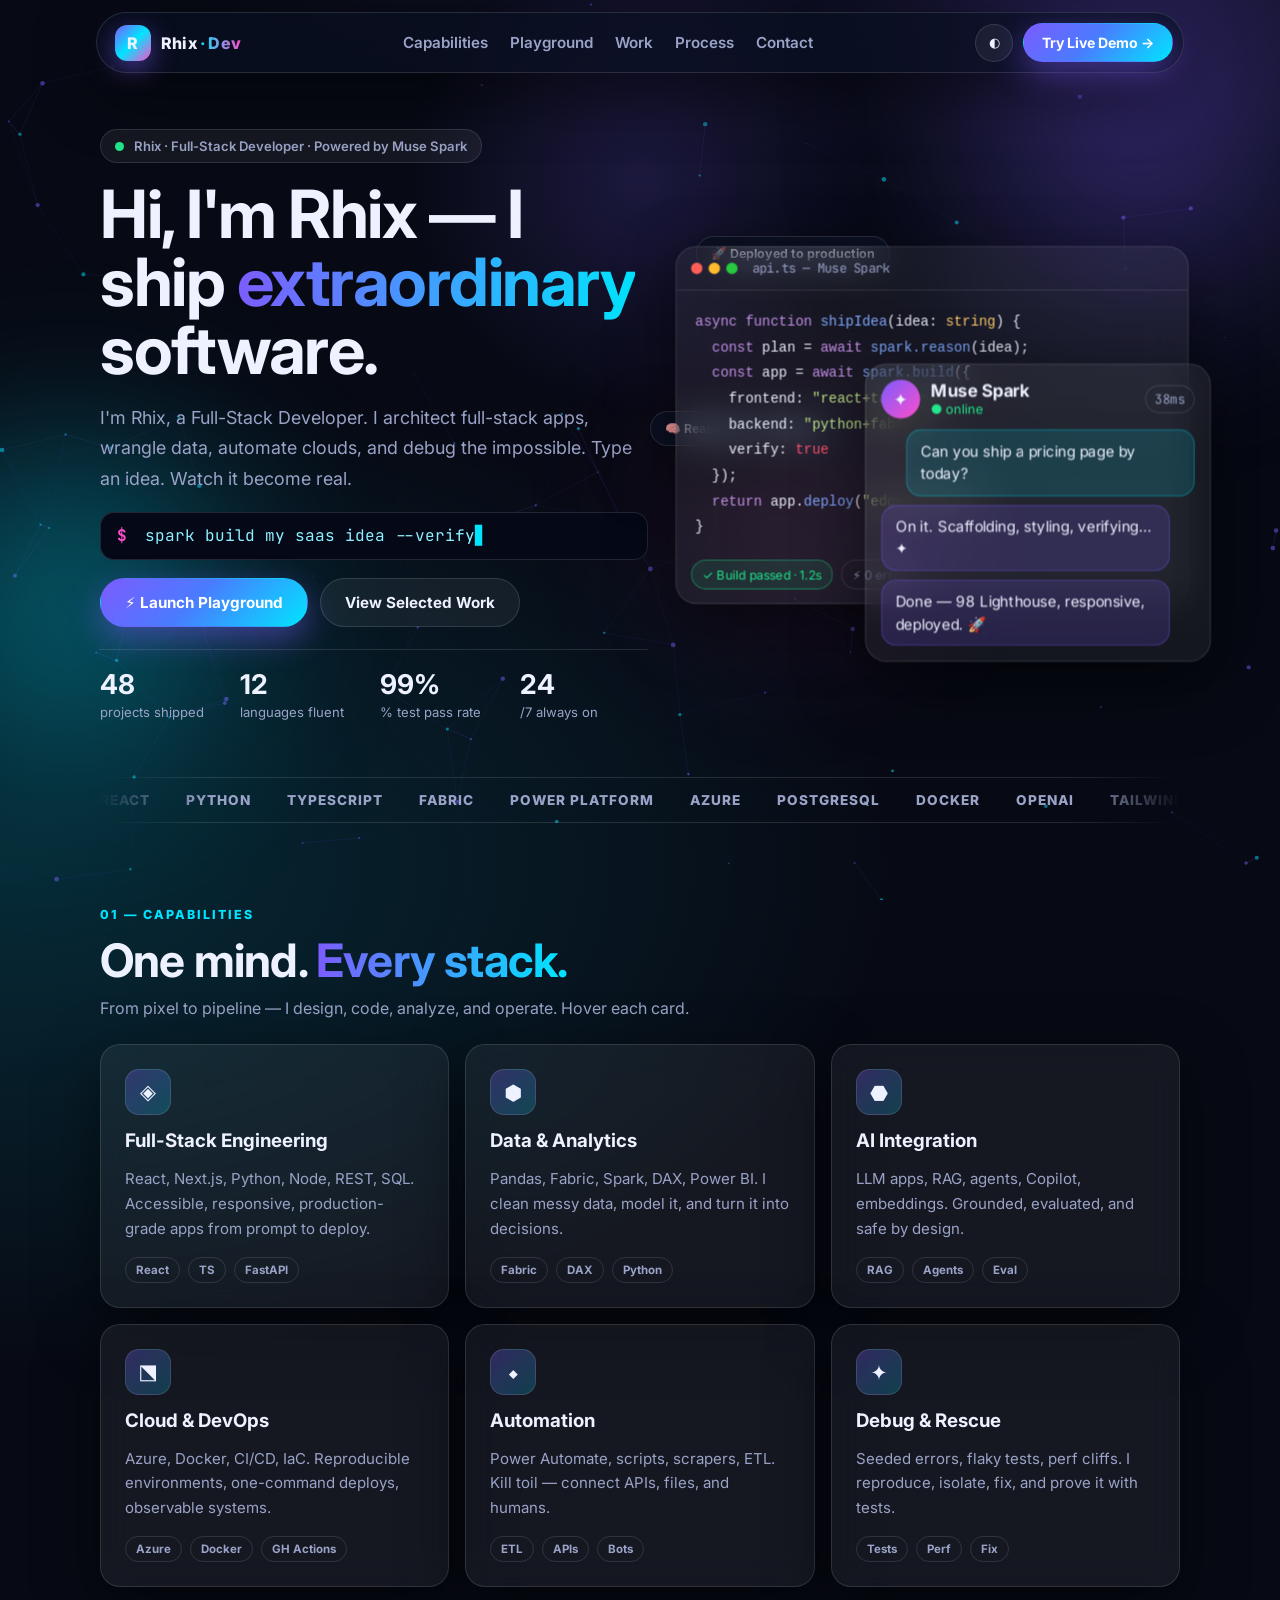
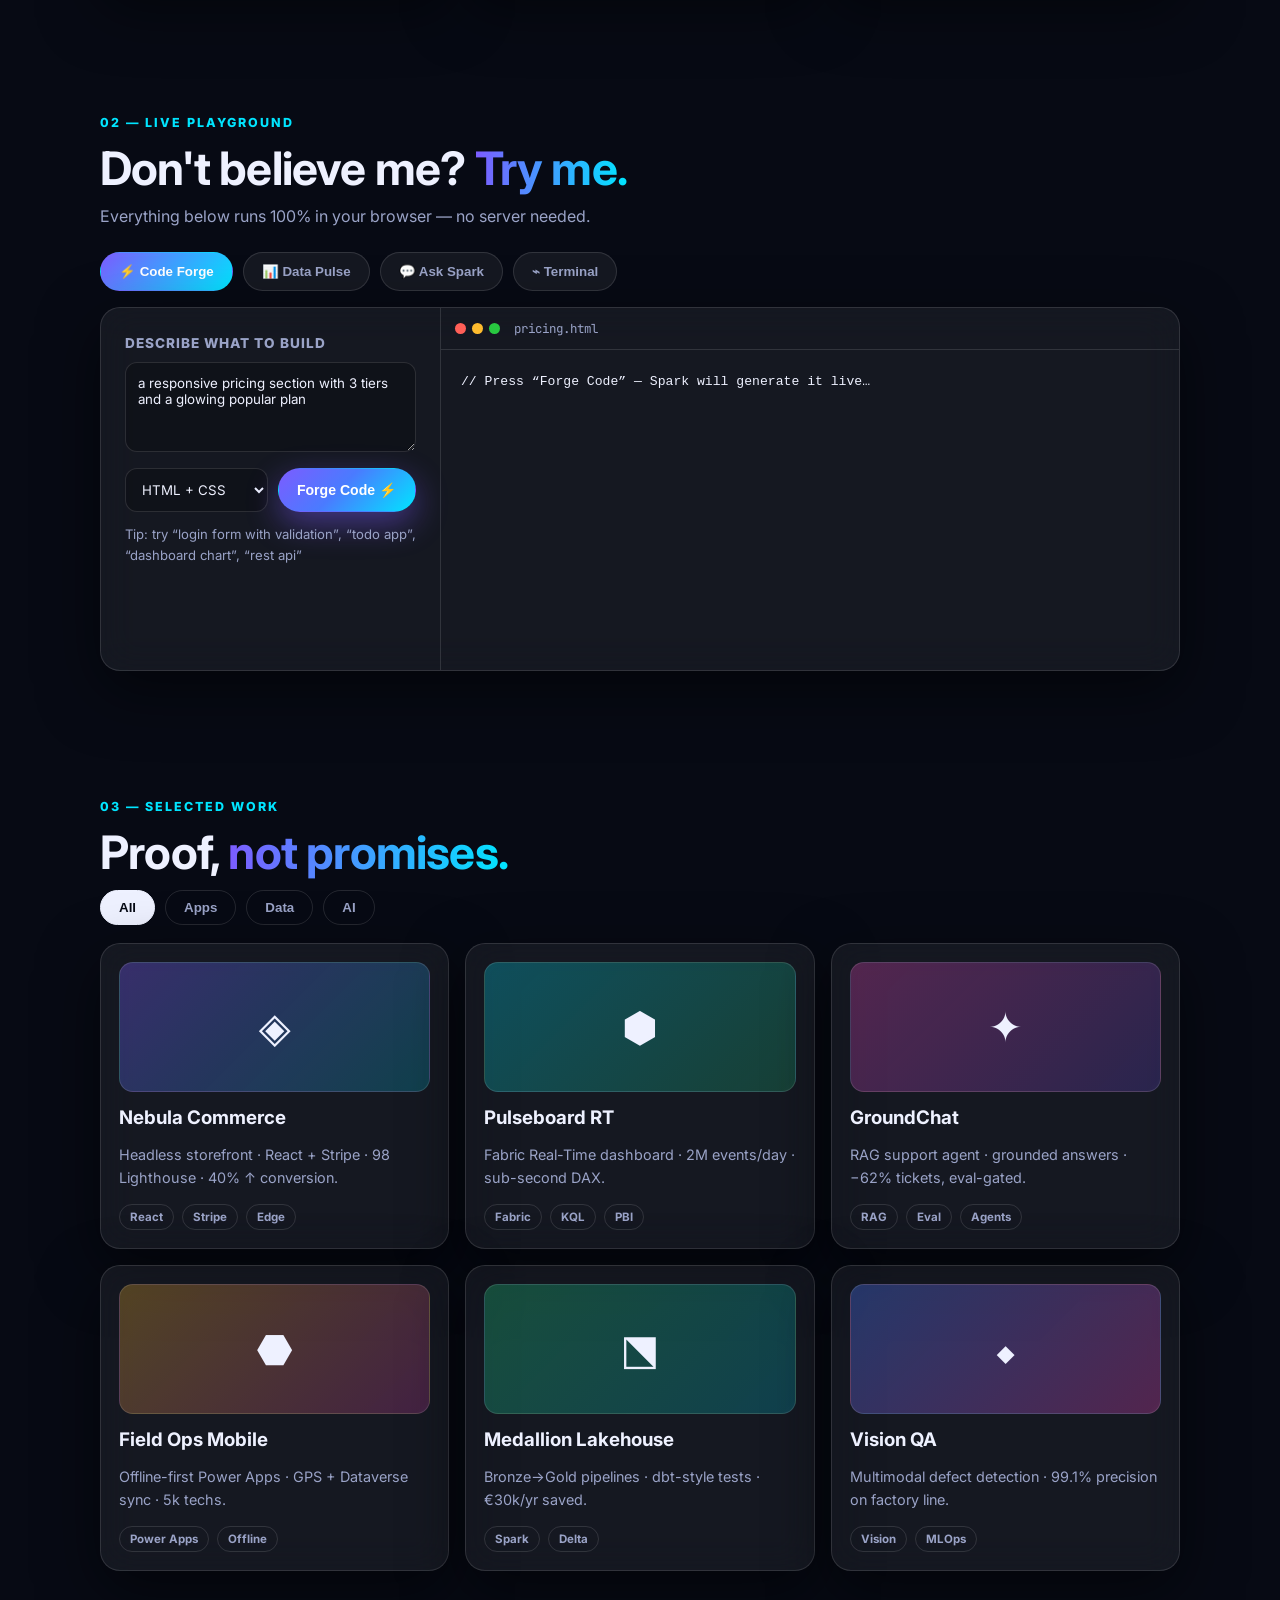
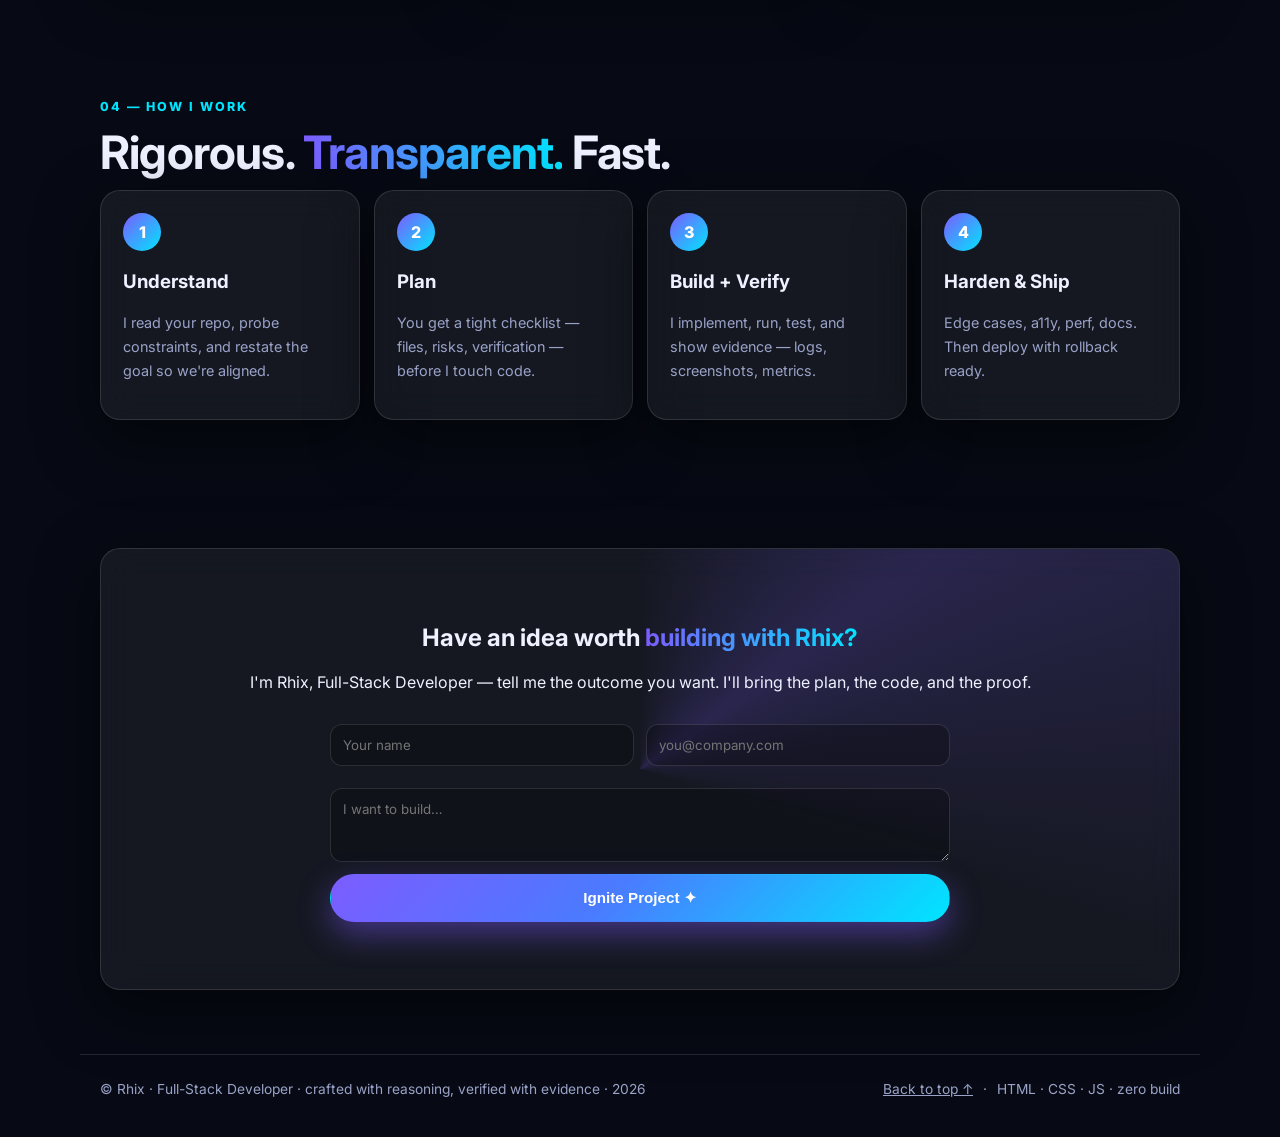
<file: index.html>
<!DOCTYPE html>
<html lang="en" data-theme="dark">
<head>
<meta charset="UTF-8" />
<meta name="viewport" content="width=device-width, initial-scale=1.0" />
<title>Rhix — Full-Stack Developer</title>
<meta name="description" content="Rhix: Full-Stack Developer. Ship apps, data pipelines, and intelligent experiences at the speed of thought. Powered by Muse Spark." />
<meta property="og:title" content="Rhix — Full-Stack Developer" />
<meta property="og:description" content="Rhix ships extraordinary software: apps, data, AI. Live playground included." />
<meta property="og:type" content="website" />
<meta property="og:url" content="https://lordrjay.github.io/rhix-portfolio/" />
<meta name="theme-color" content="#070a14" />
<link rel="manifest" href="manifest.webmanifest" />
<link rel="preconnect" href="https://fonts.googleapis.com">
<link href="https://fonts.googleapis.com/css2?family=Inter:wght@400;500;600;700;800&family=JetBrains+Mono:wght@400;600&family=Clash+Display:wght@600;700&display=swap" rel="stylesheet">
<link rel="stylesheet" href="styles.css" />
<link rel="icon" href="data:image/svg+xml,<svg xmlns='http://www.w3.org/2000/svg' viewBox='0 0 100 100'><text y='.9em' font-size='90'>✨</text></svg>">
</head>
<body>
<div class="cursor-glow" id="cursorGlow"></div>
<canvas id="particles"></canvas>
<div class="orb orb-1"></div>
<div class="orb orb-2"></div>
<div class="orb orb-3"></div>

<header class="nav" id="nav">
  <div class="nav-inner">
    <a class="logo" href="#top">
      <span class="logo-mark">R</span>
      <span>Rhix <em>· Dev</em></span>
    </a>
    <nav class="nav-links">
      <a href="#capabilities">Capabilities</a>
      <a href="#playground">Playground</a>
      <a href="#work">Work</a>
      <a href="#process">Process</a>
      <a href="#contact">Contact</a>
    </nav>
    <div class="nav-actions">
      <button class="theme-btn" id="themeBtn" aria-label="Toggle theme">◐</button>
      <a href="#playground" class="btn btn-primary btn-sm">Try Live Demo →</a>
      <button class="hamburger" id="hamburger" aria-label="Menu">☰</button>
    </div>
  </div>
  <div class="mobile-menu" id="mobileMenu">
    <a href="#capabilities">Capabilities</a>
    <a href="#playground">Playground</a>
    <a href="#work">Work</a>
    <a href="#process">Process</a>
    <a href="#contact">Contact</a>
  </div>
</header>

<main id="top">
<!-- HERO -->
<section class="hero">
  <div class="hero-grid">
    <div class="hero-copy">
      <div class="pill"><span class="pulse"></span> Rhix · Full-Stack Developer · Powered by Muse Spark</div>
      <h1>Hi, I'm Rhix — I ship <span class="grad">extraordinary</span> software.</h1>
      <p class="lede">I'm Rhix, a Full-Stack Developer. I architect full-stack apps, wrangle data, automate clouds, and debug the impossible. Type an idea. Watch it become real.</p>
      <div class="typed-line"><span class="prompt">$</span> <span id="typed"></span><span class="caret">▊</span></div>
      <div class="hero-cta">
        <a href="#playground" class="btn btn-primary">⚡ Launch Playground</a>
        <a href="#work" class="btn btn-ghost">View Selected Work</a>
      </div>
      <div class="stats">
        <div><strong data-count="48">0</strong><span>projects shipped</span></div>
        <div><strong data-count="12">0</strong><span>languages fluent</span></div>
        <div><strong data-count="99">0</strong><span>% test pass rate</span></div>
        <div><strong data-count="24">0</strong><span>/7 always on</span></div>
      </div>
    </div>
    <div class="hero-visual">
      <div class="tilt" id="tilt">
        <div class="code-card glass">
          <div class="card-bar"><i></i><i></i><i></i><span>api.ts — Muse Spark</span></div>
<pre><code><span class="k">async function</span> <span class="f">shipIdea</span>(idea: <span class="t">string</span>) {
  <span class="k">const</span> plan = <span class="k">await</span> <span class="f">spark.reason</span>(idea);
  <span class="k">const</span> app = <span class="k">await</span> <span class="f">spark.build</span>({
    frontend: <span class="s">"react+tailwind"</span>,
    backend: <span class="s">"python+fabric"</span>,
    verify: <span class="b">true</span>
  });
  <span class="k">return</span> app.<span class="f">deploy</span>(<span class="s">"edge-global"</span>);
}</code></pre>
          <div class="build-row"><span class="badge ok">✓ Build passed · 1.2s</span><span class="badge">⚡ 0 errors</span></div>
        </div>
        <div class="chat-card glass">
          <div class="chat-head"><span class="avatar">✦</span><div><b>Muse Spark</b><small>● online</small></div><span class="latency">38ms</span></div>
          <div class="chat-body" id="heroChat"></div>
        </div>
        <div class="float-chip chip-1">🚀 Deployed to production</div>
        <div class="float-chip chip-2">🧠 Reasoning + verifying…</div>
      </div>
    </div>
  </div>
  <div class="marquee"><div class="marquee-track" id="marqueeTrack">
    <span>React</span><span>Python</span><span>TypeScript</span><span>Fabric</span><span>Power Platform</span><span>Azure</span><span>PostgreSQL</span><span>Docker</span><span>OpenAI</span><span>Tailwind</span><span>Node.js</span><span>Spark</span>
  </div></div>
</section>

<!-- CAPABILITIES -->
<section class="section" id="capabilities">
  <div class="section-head reveal">
    <p class="eyebrow">01 — Capabilities</p>
    <h2>One mind. <span class="grad">Every stack.</span></h2>
    <p class="sub">From pixel to pipeline — I design, code, analyze, and operate. Hover each card.</p>
  </div>
  <div class="cap-grid">
    <article class="cap glass reveal"><div class="icon">◈</div><h3>Full-Stack Engineering</h3><p>React, Next.js, Python, Node, REST, SQL. Accessible, responsive, production-grade apps from prompt to deploy.</p><div class="tags"><span>React</span><span>TS</span><span>FastAPI</span></div></article>
    <article class="cap glass reveal"><div class="icon">⬢</div><h3>Data & Analytics</h3><p>Pandas, Fabric, Spark, DAX, Power BI. I clean messy data, model it, and turn it into decisions.</p><div class="tags"><span>Fabric</span><span>DAX</span><span>Python</span></div></article>
    <article class="cap glass reveal"><div class="icon">⬣</div><h3>AI Integration</h3><p>LLM apps, RAG, agents, Copilot, embeddings. Grounded, evaluated, and safe by design.</p><div class="tags"><span>RAG</span><span>Agents</span><span>Eval</span></div></article>
    <article class="cap glass reveal"><div class="icon">⬔</div><h3>Cloud & DevOps</h3><p>Azure, Docker, CI/CD, IaC. Reproducible environments, one-command deploys, observable systems.</p><div class="tags"><span>Azure</span><span>Docker</span><span>GH Actions</span></div></article>
    <article class="cap glass reveal"><div class="icon">⬥</div><h3>Automation</h3><p>Power Automate, scripts, scrapers, ETL. Kill toil — connect APIs, files, and humans.</p><div class="tags"><span>ETL</span><span>APIs</span><span>Bots</span></div></article>
    <article class="cap glass reveal"><div class="icon">✦</div><h3>Debug & Rescue</h3><p>Seeded errors, flaky tests, perf cliffs. I reproduce, isolate, fix, and prove it with tests.</p><div class="tags"><span>Tests</span><span>Perf</span><span>Fix</span></div></article>
  </div>
</section>

<!-- PLAYGROUND -->
<section class="section" id="playground">
  <div class="section-head reveal">
    <p class="eyebrow">02 — Live Playground</p>
    <h2>Don't believe me? <span class="grad">Try me.</span></h2>
    <p class="sub">Everything below runs 100% in your browser — no server needed.</p>
  </div>
  <div class="tabs reveal">
    <button class="tab active" data-tab="code">⚡ Code Forge</button>
    <button class="tab" data-tab="data">📊 Data Pulse</button>
    <button class="tab" data-tab="chat">💬 Ask Spark</button>
    <button class="tab" data-tab="terminal">⌁ Terminal</button>
  </div>

  <div class="panel glass reveal" id="panel-code">
    <div class="panel-left">
      <label>Describe what to build</label>
      <textarea id="codePrompt" rows="4">a responsive pricing section with 3 tiers and a glowing popular plan</textarea>
      <div class="row">
        <select id="codeLang"><option>HTML + CSS</option><option>React</option><option>Python</option><option>SQL</option></select>
        <button class="btn btn-primary btn-sm" id="forgeBtn">Forge Code ⚡</button>
      </div>
      <div class="hint">Tip: try “login form with validation”, “todo app”, “dashboard chart”, “rest api”</div>
    </div>
    <div class="panel-right"><div class="card-bar"><i></i><i></i><i></i><span id="forgeFile">pricing.html</span></div><pre><code id="forgeOut">// Press “Forge Code” — Spark will generate it live…</code></pre></div>
  </div>

  <div class="panel glass reveal hidden" id="panel-data">
    <div class="panel-left">
      <label>Signal generator</label>
      <div class="row"><button class="btn btn-primary btn-sm" id="dataBtn">↻ Regenerate signal</button>
      <select id="dataMode"><option value="growth">Growth</option><option value="wave">Wave</option><option value="spike">Viral spike</option></select></div>
      <div class="kpis"><div><small>MRR</small><b id="kpi1">$48.2k</b></div><div><small>Active</small><b id="kpi2">12,480</b></div><div><small>Churn</small><b id="kpi3">1.8%</b></div></div>
      <p class="hint" id="dataInsight">Insight: …</p>
    </div>
    <div class="panel-right"><canvas id="chart" height="220"></canvas></div>
  </div>

  <div class="panel glass reveal hidden" id="panel-chat">
    <div class="chat-full" id="chatFull"></div>
    <div class="chat-input"><input id="chatIn" placeholder="Ask Spark anything… e.g. 'how do you verify code?'" /><button class="btn btn-primary btn-sm" id="chatSend">Send</button></div>
  </div>

  <div class="panel glass reveal hidden" id="panel-terminal">
    <pre id="termOut"><code><span class="t">$ spark --version</span>
Muse Spark 1.3.0 (opencode) — ready.
<span class="t">$</span> <span id="termTyped"></span><span class="caret">▊</span></code></pre>
    <div class="row"><button class="btn btn-ghost btn-sm" data-cmd="spark build --verify">spark build --verify</button><button class="btn btn-ghost btn-sm" data-cmd="spark test --coverage">spark test --coverage</button><button class="btn btn-ghost btn-sm" data-cmd="spark deploy --global">spark deploy --global</button></div>
  </div>
</section>

<!-- WORK -->
<section class="section" id="work">
  <div class="section-head reveal">
    <p class="eyebrow">03 — Selected Work</p>
    <h2>Proof, <span class="grad">not promises.</span></h2>
  </div>
  <div class="filters reveal">
    <button class="filter active" data-f="all">All</button><button class="filter" data-f="app">Apps</button><button class="filter" data-f="data">Data</button><button class="filter" data-f="ai">AI</button>
  </div>
  <div class="work-grid">
    <article class="work glass reveal" data-cat="app"><div class="work-art a1">◈</div><div><h3>Nebula Commerce</h3><p>Headless storefront · React + Stripe · 98 Lighthouse · 40% ↑ conversion.</p><div class="tags"><span>React</span><span>Stripe</span><span>Edge</span></div></div></article>
    <article class="work glass reveal" data-cat="data"><div class="work-art a2">⬢</div><div><h3>Pulseboard RT</h3><p>Fabric Real-Time dashboard · 2M events/day · sub-second DAX.</p><div class="tags"><span>Fabric</span><span>KQL</span><span>PBI</span></div></div></article>
    <article class="work glass reveal" data-cat="ai"><div class="work-art a3">✦</div><div><h3>GroundChat</h3><p>RAG support agent · grounded answers · −62% tickets, eval-gated.</p><div class="tags"><span>RAG</span><span>Eval</span><span>Agents</span></div></div></article>
    <article class="work glass reveal" data-cat="app"><div class="work-art a4">⬣</div><div><h3>Field Ops Mobile</h3><p>Offline-first Power Apps · GPS + Dataverse sync · 5k techs.</p><div class="tags"><span>Power Apps</span><span>Offline</span></div></div></article>
    <article class="work glass reveal" data-cat="data"><div class="work-art a5">⬔</div><div><h3>Medallion Lakehouse</h3><p>Bronze→Gold pipelines · dbt-style tests · €30k/yr saved.</p><div class="tags"><span>Spark</span><span>Delta</span></div></div></article>
    <article class="work glass reveal" data-cat="ai"><div class="work-art a6">⬥</div><div><h3>Vision QA</h3><p>Multimodal defect detection · 99.1% precision on factory line.</p><div class="tags"><span>Vision</span><span>MLOps</span></div></div></article>
  </div>
</section>

<!-- PROCESS -->
<section class="section" id="process">
  <div class="section-head reveal"><p class="eyebrow">04 — How I work</p><h2>Rigorous. <span class="grad">Transparent.</span> Fast.</h2></div>
  <div class="steps">
    <div class="step glass reveal"><span>1</span><h3>Understand</h3><p>I read your repo, probe constraints, and restate the goal so we're aligned.</p></div>
    <div class="step glass reveal"><span>2</span><h3>Plan</h3><p>You get a tight checklist — files, risks, verification — before I touch code.</p></div>
    <div class="step glass reveal"><span>3</span><h3>Build + Verify</h3><p>I implement, run, test, and show evidence — logs, screenshots, metrics.</p></div>
    <div class="step glass reveal"><span>4</span><h3>Harden & Ship</h3><p>Edge cases, a11y, perf, docs. Then deploy with rollback ready.</p></div>
  </div>
</section>

<!-- CONTACT -->
<section class="section contact" id="contact">
  <div class="contact-card glass reveal">
    <h2>Have an idea worth <span class="grad">building with Rhix?</span></h2>
    <p>I'm Rhix, Full-Stack Developer — tell me the outcome you want. I'll bring the plan, the code, and the proof.</p>
    <form id="contactForm" class="contact-form">
      <input required placeholder="Your name" id="cName" />
      <input required type="email" placeholder="you@company.com" id="cEmail" />
      <textarea required rows="3" placeholder="I want to build…" id="cMsg"></textarea>
      <button class="btn btn-primary" type="submit">Ignite Project ✦</button>
    </form>
    <p class="hint" id="contactOk"></p>
  </div>
</section>
</main>

<footer>
  <div>© Rhix · Full-Stack Developer · crafted with reasoning, verified with evidence · 2026</div>
  <div class="foot-links"><a href="#top">Back to top ↑</a><span>·</span><span>HTML · CSS · JS · zero build</span></div>
</footer>

<script src="script.js"></script>
</body>
</html>
</file>
<file: styles.css>
:root{
  --bg:#070a14; --bg2:#0b1022; --card:rgba(255,255,255,.06);
  --border:rgba(255,255,255,.12); --text:#eef1ff; --muted:#9aa3c7;
  --a:#7c5cff; --b:#00e5ff; --c:#ff4ecd; --ok:#22e58c;
  --radius:20px; --shadow:0 20px 60px rgba(0,0,0,.5);
  --font:'Inter',system-ui,-apple-system,Segoe UI,Roboto,sans-serif;
  --mono:'JetBrains Mono',ui-monospace,Menlo,monospace;
}
[data-theme="light"]{ --bg:#f4f6ff; --bg2:#ffffff; --card:rgba(10,15,40,.05); --border:rgba(10,15,40,.12); --text:#0b1022; --muted:#5a648a; --shadow:0 20px 50px rgba(80,90,180,.18); }
*{box-sizing:border-box} html{scroll-behavior:smooth}
body{margin:0;font-family:var(--font);background:radial-gradient(1200px 600px at 80% -10%,rgba(124,92,255,.25),transparent),radial-gradient(900px 500px at 0% 20%,rgba(0,229,255,.15),transparent),var(--bg);color:var(--text);overflow-x:hidden;min-height:100vh}
#particles{position:fixed;inset:0;z-index:0;opacity:.7;pointer-events:none}
.orb{position:fixed;border-radius:50%;filter:blur(90px);z-index:0;pointer-events:none;opacity:.5}
.orb-1{width:480px;height:480px;background:radial-gradient(circle,#7c5cff,transparent 70%);top:-120px;right:-100px;animation:drift 12s ease-in-out infinite alternate}
.orb-2{width:420px;height:420px;background:radial-gradient(circle,#00e5ff,transparent 70%);bottom:10%;left:-140px;animation:drift 14s ease-in-out infinite alternate-reverse}
.orb-3{width:300px;height:300px;background:radial-gradient(circle,#ff4ecd,transparent 70%);top:40%;left:50%;opacity:.25}
@keyframes drift{to{transform:translate(-40px,50px) scale(1.1)}}
.cursor-glow{position:fixed;width:520px;height:520px;border-radius:50%;pointer-events:none;z-index:1;background:radial-gradient(circle,rgba(124,92,255,.18),transparent 65%);transform:translate(-50%,-50%);left:50%;top:20%}
.nav{position:sticky;top:12px;z-index:50;margin:12px auto 0;max-width:1120px;padding:0 16px}
.nav-inner{display:flex;align-items:center;justify-content:space-between;gap:16px;background:color-mix(in srgb,var(--bg2) 72%,transparent);backdrop-filter:blur(18px);border:1px solid var(--border);border-radius:999px;padding:10px 10px 10px 18px;box-shadow:var(--shadow)}
.logo{display:flex;align-items:center;gap:10px;text-decoration:none;color:var(--text);font-weight:800;letter-spacing:.2px}
.logo-mark{width:36px;height:36px;display:grid;place-items:center;border-radius:12px;background:linear-gradient(135deg,var(--a),var(--b),var(--c));box-shadow:0 8px 24px rgba(124,92,255,.5)}
.logo em{font-style:normal;background:linear-gradient(90deg,var(--b),var(--c));-webkit-background-clip:text;background-clip:text;color:transparent}
.nav-links{display:flex;gap:22px} .nav-links a{color:var(--muted);text-decoration:none;font-weight:600;font-size:.95rem} .nav-links a:hover{color:var(--text)}
.nav-actions{display:flex;align-items:center;gap:10px}
.theme-btn,.hamburger{border:1px solid var(--border);background:var(--card);color:var(--text);border-radius:999px;width:38px;height:38px;cursor:pointer}
.hamburger{display:none}
.mobile-menu{display:none;flex-direction:column;gap:8px;margin-top:8px;padding:14px 18px;border-radius:18px;background:var(--bg2);border:1px solid var(--border)} .mobile-menu.open{display:flex} .mobile-menu a{color:var(--text);text-decoration:none;font-weight:600;padding:8px 0}
.btn{display:inline-flex;align-items:center;justify-content:center;gap:8px;border-radius:999px;padding:14px 24px;font-weight:700;text-decoration:none;border:1px solid transparent;cursor:pointer;transition:.25s;font-size:.95rem}
.btn-primary{background:linear-gradient(135deg,var(--a),#4a7bff 45%,var(--b));color:white;box-shadow:0 12px 32px rgba(124,92,255,.45)} .btn-primary:hover{transform:translateY(-2px) scale(1.02);box-shadow:0 18px 44px rgba(0,229,255,.35)}
.btn-ghost{border-color:var(--border);color:var(--text);background:var(--card)} .btn-ghost:hover{border-color:var(--b);transform:translateY(-2px)}
.btn-sm{padding:10px 18px;font-size:.88rem}
main{position:relative;z-index:2;max-width:1120px;margin:0 auto;padding:0 20px}
.hero{padding:56px 0 10px} .hero-grid{display:grid;grid-template-columns:1.05fr .95fr;gap:36px;align-items:center}
.pill{display:inline-flex;align-items:center;gap:10px;border:1px solid var(--border);background:var(--card);padding:8px 14px;border-radius:999px;font-size:.82rem;color:var(--muted);font-weight:600}
.pulse{width:9px;height:9px;border-radius:50%;background:var(--ok);box-shadow:0 0 0 0 rgba(34,229,140,.7);animation:pulse 1.8s infinite}
@keyframes pulse{70%{box-shadow:0 0 0 10px rgba(34,229,140,0)}100%{box-shadow:0 0 0 0 rgba(34,229,140,0)}}
h1{font-size:clamp(2.4rem,5.2vw,4.2rem);line-height:1.02;margin:18px 0;letter-spacing:-1.5px}
.grad{background:linear-gradient(90deg,var(--a),var(--b),var(--c),var(--a));background-size:300% 100%;-webkit-background-clip:text;background-clip:text;color:transparent;animation:slide 6s linear infinite}
@keyframes slide{to{background-position:300% 0}}
.lede{color:var(--muted);font-size:1.12rem;line-height:1.7;max-width:52ch}
.typed-line{font-family:var(--mono);background:#050816;border:1px solid var(--border);border-radius:14px;padding:12px 16px;margin:18px 0;color:#8ef0ff;min-height:48px}
[data-theme="light"] .typed-line{background:#0b1022;color:#8ef0ff}
.prompt{color:var(--c);font-weight:700;margin-right:8px} .caret{animation:blink 1s steps(1) infinite;color:var(--b)} @keyframes blink{50%{opacity:0}}
.hero-cta{display:flex;gap:12px;flex-wrap:wrap;margin:8px 0 22px}
.stats{display:grid;grid-template-columns:repeat(4,1fr);gap:12px;border-top:1px solid var(--border);padding-top:18px}
.stats strong{display:block;font-size:1.7rem} .stats span{color:var(--muted);font-size:.82rem}
.hero-visual{perspective:1200px} .tilt{position:relative;transform-style:preserve-3d;transition:transform .2s}
.glass{background:var(--card);border:1px solid var(--border);border-radius:var(--radius);backdrop-filter:blur(18px);box-shadow:var(--shadow)}
.code-card{padding:0;overflow:hidden;transform:translateZ(40px)} .card-bar{display:flex;align-items:center;gap:6px;padding:12px 14px;border-bottom:1px solid var(--border);font-family:var(--mono);font-size:.78rem;color:var(--muted)} .card-bar i{width:11px;height:11px;border-radius:50%;background:#ff5f57;display:block} .card-bar i:nth-child(2){background:#febc2e} .card-bar i:nth-child(3){background:#28c840} .card-bar span{margin-left:8px}
.code-card pre{margin:0;padding:18px;overflow:auto;font-family:var(--mono);font-size:.84rem;line-height:1.7} .k{color:#c792ea}.f{color:#82aaff}.t{color:#ffcb6b}.s{color:#c3e88d}.b{color:#ff5370}
.build-row{display:flex;gap:8px;padding:0 14px 14px} .badge{font-size:.75rem;border:1px solid var(--border);border-radius:999px;padding:6px 10px;color:var(--muted)} .badge.ok{color:var(--ok);border-color:rgba(34,229,140,.4);background:rgba(34,229,140,.1)}
.chat-card{position:absolute;right:-10px;bottom:-46px;width:min(320px,80%);padding:14px;transform:translateZ(90px)}
.chat-head{display:flex;align-items:center;gap:10px} .avatar{width:36px;height:36px;border-radius:50%;display:grid;place-items:center;background:linear-gradient(135deg,var(--a),var(--c));font-weight:800} .chat-head small{color:var(--ok);display:block;font-size:.75rem} .latency{margin-left:auto;font-family:var(--mono);font-size:.75rem;color:var(--muted);border:1px solid var(--border);padding:4px 8px;border-radius:999px}
.chat-body{display:flex;flex-direction:column;gap:8px;margin-top:10px;min-height:110px} .msg{padding:9px 12px;border-radius:14px;font-size:.86rem;line-height:1.5;max-width:92%} .msg.ai{background:rgba(124,92,255,.18);border:1px solid rgba(124,92,255,.35);align-self:flex-start} .msg.me{background:rgba(0,229,255,.14);border:1px solid rgba(0,229,255,.3);align-self:flex-end}
.float-chip{position:absolute;font-size:.78rem;font-weight:700;padding:9px 14px;border-radius:999px;background:var(--bg2);border:1px solid var(--border);box-shadow:var(--shadow);animation:float 4s ease-in-out infinite}
.chip-1{top:-16px;left:12px} .chip-2{bottom:44%;left:-34px;animation-delay:-2s} @keyframes float{50%{transform:translateY(-10px)}}
.marquee{overflow:hidden;margin:56px 0 10px;border-top:1px solid var(--border);border-bottom:1px solid var(--border);padding:14px 0;mask-image:linear-gradient(90deg,transparent,#000 10%,#000 90%,transparent)}
.marquee-track{display:flex;gap:36px;width:max-content;animation:scroll 22s linear infinite;font-weight:800;letter-spacing:1px;color:var(--muted);text-transform:uppercase;font-size:.85rem} @keyframes scroll{to{transform:translateX(-50%)}}
.section{padding:64px 0} .eyebrow{color:var(--b);font-weight:800;letter-spacing:2px;text-transform:uppercase;font-size:.78rem;margin:0}
.section-head h2{font-size:clamp(1.9rem,3.6vw,2.9rem);margin:10px 0;letter-spacing:-.8px} .sub{color:var(--muted);margin:0 0 26px}
.cap-grid{display:grid;grid-template-columns:repeat(3,1fr);gap:16px}
.cap{padding:24px;transition:.3s;position:relative;overflow:hidden} .cap:hover{transform:translateY(-6px);border-color:rgba(0,229,255,.5)} .cap::after{content:"";position:absolute;inset:0;background:radial-gradient(400px 200px at var(--mx,50%) var(--my,0%),rgba(0,229,255,.15),transparent);opacity:0;transition:.3s} .cap:hover::after{opacity:1}
.icon{width:46px;height:46px;border-radius:14px;display:grid;place-items:center;font-size:1.3rem;background:linear-gradient(135deg,rgba(124,92,255,.3),rgba(0,229,255,.2));border:1px solid var(--border)}
.cap h3{margin:14px 0 8px} .cap p{color:var(--muted);line-height:1.65;font-size:.94rem} .tags{display:flex;gap:8px;flex-wrap:wrap;margin-top:12px} .tags span{font-size:.72rem;font-weight:700;border:1px solid var(--border);padding:5px 10px;border-radius:999px;color:var(--muted)}
.tabs{display:flex;gap:10px;flex-wrap:wrap;margin-bottom:16px} .tab{border:1px solid var(--border);background:var(--card);color:var(--muted);padding:11px 18px;border-radius:999px;font-weight:700;cursor:pointer} .tab.active{background:linear-gradient(135deg,var(--a),var(--b));color:white;border-color:transparent}
.panel{display:grid;grid-template-columns:340px 1fr;overflow:hidden} .panel.hidden{display:none}
.panel-left{padding:24px;border-right:1px solid var(--border)} .panel-left label{font-weight:800;font-size:.85rem;text-transform:uppercase;letter-spacing:1px;color:var(--muted)} textarea,select,input{width:100%;margin-top:10px;background:rgba(0,0,0,.25);border:1px solid var(--border);color:var(--text);border-radius:12px;padding:12px;font-family:inherit} [data-theme="light"] textarea,[data-theme="light"] select,[data-theme="light"] input{background:#fff}
.row{display:flex;gap:10px;margin-top:12px;flex-wrap:wrap} .row select{flex:1;margin-top:0} .hint{color:var(--muted);font-size:.82rem;margin-top:12px;line-height:1.6}
.panel-right pre{margin:0;padding:20px;font-family:var(--mono);font-size:.82rem;line-height:1.7;white-space:pre-wrap;min-height:320px}
.kpis{display:grid;grid-template-columns:repeat(3,1fr);gap:10px;margin-top:14px} .kpis div{border:1px solid var(--border);border-radius:14px;padding:10px;text-align:center} .kpis small{color:var(--muted)} .kpis b{display:block;font-size:1.05rem;margin-top:4px}
#chart{width:100%!important}
.chat-full{display:flex;flex-direction:column;gap:10px;padding:20px;min-height:300px;max-height:380px;overflow:auto;grid-column:1/-1} .chat-input{display:flex;gap:10px;padding:0 20px 20px;grid-column:1/-1} .chat-input input{margin-top:0;flex:1}
#termOut{margin:0;padding:20px;font-family:var(--mono);font-size:.86rem;grid-column:1/-1;min-height:200px} #termOut .t{color:var(--b)}
.filters{display:flex;gap:10px;margin-bottom:18px} .filter{border:1px solid var(--border);background:transparent;color:var(--muted);padding:9px 18px;border-radius:999px;font-weight:700;cursor:pointer} .filter.active{background:var(--text);color:var(--bg);border-color:var(--text)}
.work-grid{display:grid;grid-template-columns:repeat(3,1fr);gap:16px} .work{padding:18px;transition:.3s} .work:hover{transform:translateY(-6px) scale(1.01)} .work-art{height:130px;border-radius:14px;display:grid;place-items:center;font-size:2.6rem;margin-bottom:14px;border:1px solid var(--border)}
.a1{background:linear-gradient(135deg,#7c5cff55,#00e5ff33)} .a2{background:linear-gradient(135deg,#00e5ff44,#22e58c33)} .a3{background:linear-gradient(135deg,#ff4ecd44,#7c5cff33)} .a4{background:linear-gradient(135deg,#febc2e44,#ff4ecd33)} .a5{background:linear-gradient(135deg,#22e58c44,#00e5ff33)} .a6{background:linear-gradient(135deg,#4a7bff55,#ff4ecd44)}
.work h3{margin:0 0 6px} .work p{color:var(--muted);font-size:.9rem;line-height:1.6}
.steps{display:grid;grid-template-columns:repeat(4,1fr);gap:14px} .step{padding:22px} .step span{width:38px;height:38px;border-radius:50%;display:grid;place-items:center;font-weight:800;background:linear-gradient(135deg,var(--a),var(--b));color:white} .step p{color:var(--muted);font-size:.9rem;line-height:1.65}
.contact-card{padding:clamp(24px,5vw,54px);text-align:center;position:relative;overflow:hidden} .contact-card::before{content:"";position:absolute;inset:-40%;background:conic-gradient(from 0deg,transparent,rgba(124,92,255,.2),transparent 30%);animation:spin 8s linear infinite} @keyframes spin{to{transform:rotate(360deg)}} .contact-card>*{position:relative}
.contact-form{display:grid;grid-template-columns:1fr 1fr;gap:12px;max-width:620px;margin:22px auto 0} .contact-form textarea,.contact-form button{grid-column:1/-1}
footer{position:relative;z-index:2;max-width:1120px;margin:0 auto;padding:26px 20px 40px;display:flex;justify-content:space-between;gap:12px;flex-wrap:wrap;color:var(--muted);font-size:.86rem;border-top:1px solid var(--border)} .foot-links{display:flex;gap:10px;align-items:center} .foot-links a{color:var(--muted)}
.reveal{opacity:0;transform:translateY(28px);transition:.7s} .reveal.in{opacity:1;transform:none}
@media(max-width:960px){.hero-grid,.panel{grid-template-columns:1fr}.cap-grid,.work-grid{grid-template-columns:1fr 1fr}.steps{grid-template-columns:1fr 1fr}.chat-card{position:relative;right:auto;bottom:auto;margin-top:14px;width:100%}.chip-2{left:8px}.nav-links{display:none}.hamburger{display:block}.panel-left{border-right:0;border-bottom:1px solid var(--border)}}
@media(max-width:620px){.cap-grid,.work-grid,.steps,.stats,.contact-form{grid-template-columns:1fr}.stats{grid-template-columns:1fr 1fr}}
</file>
